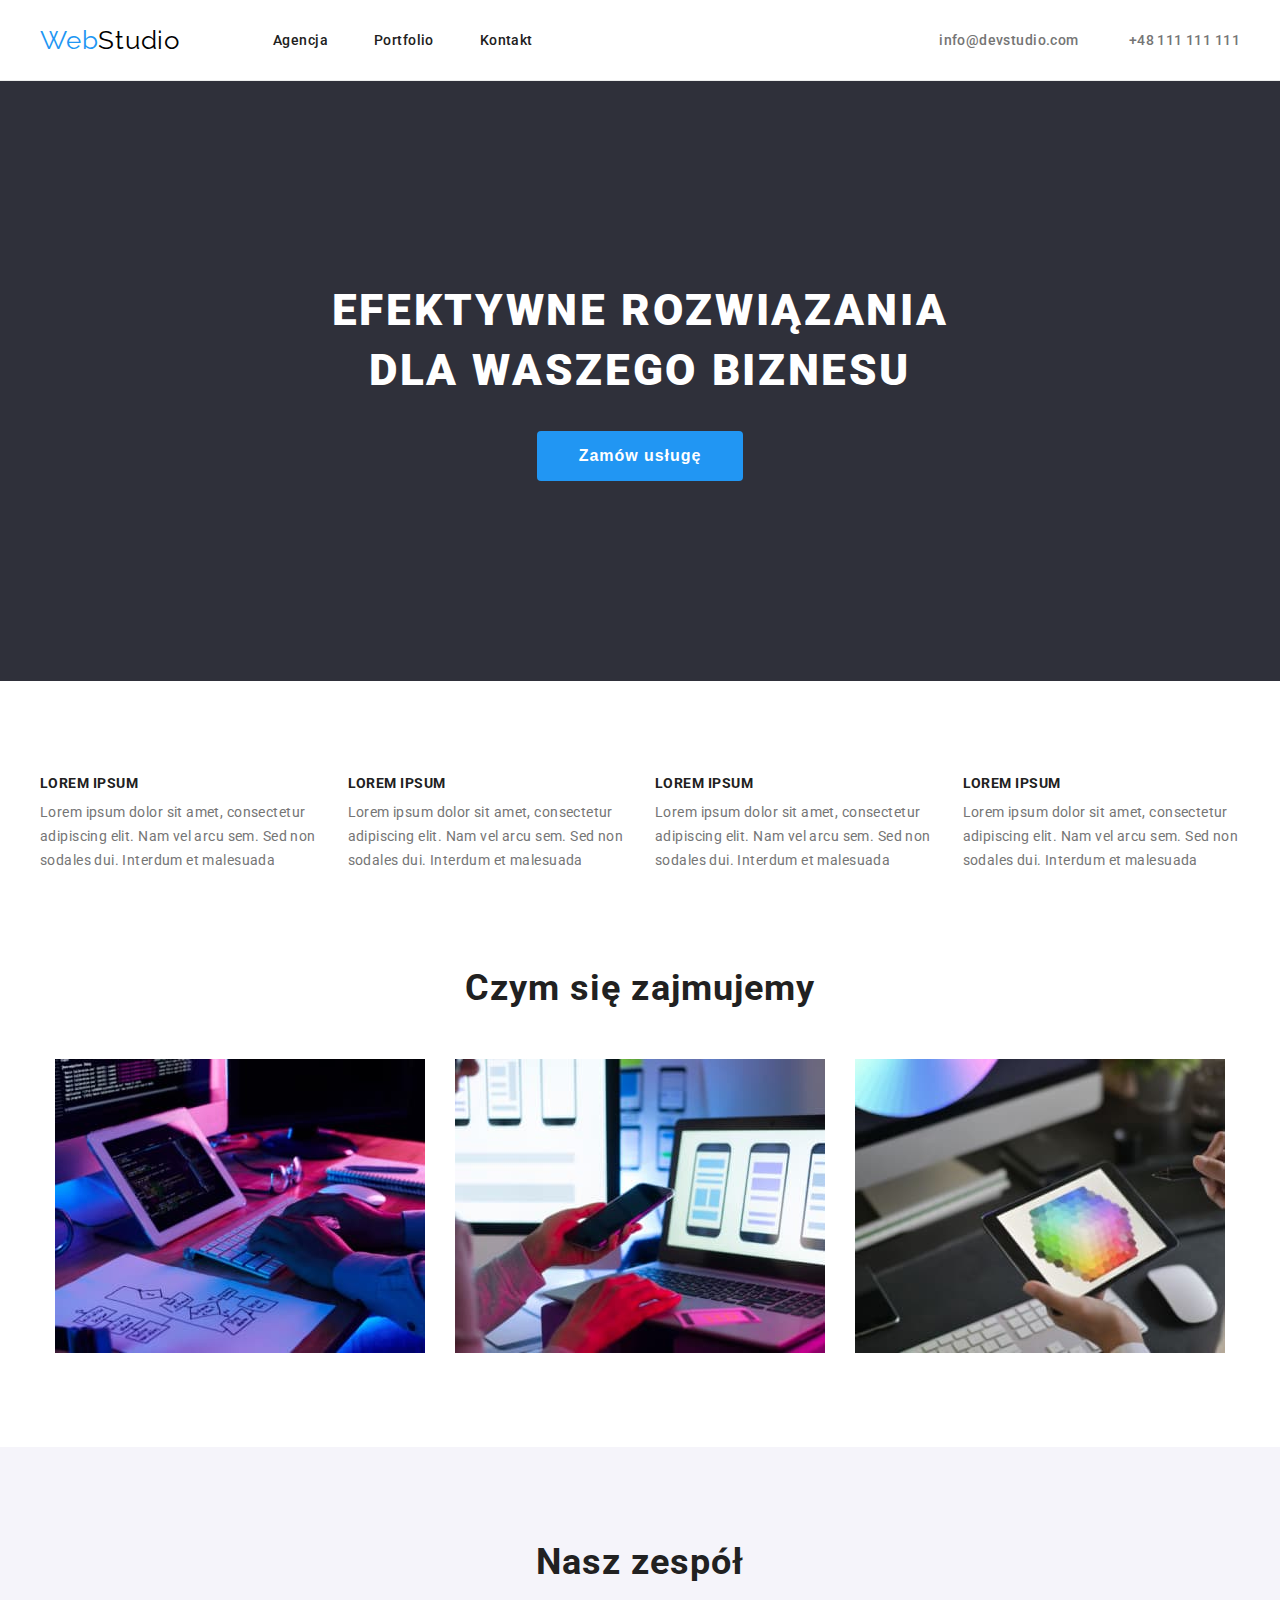
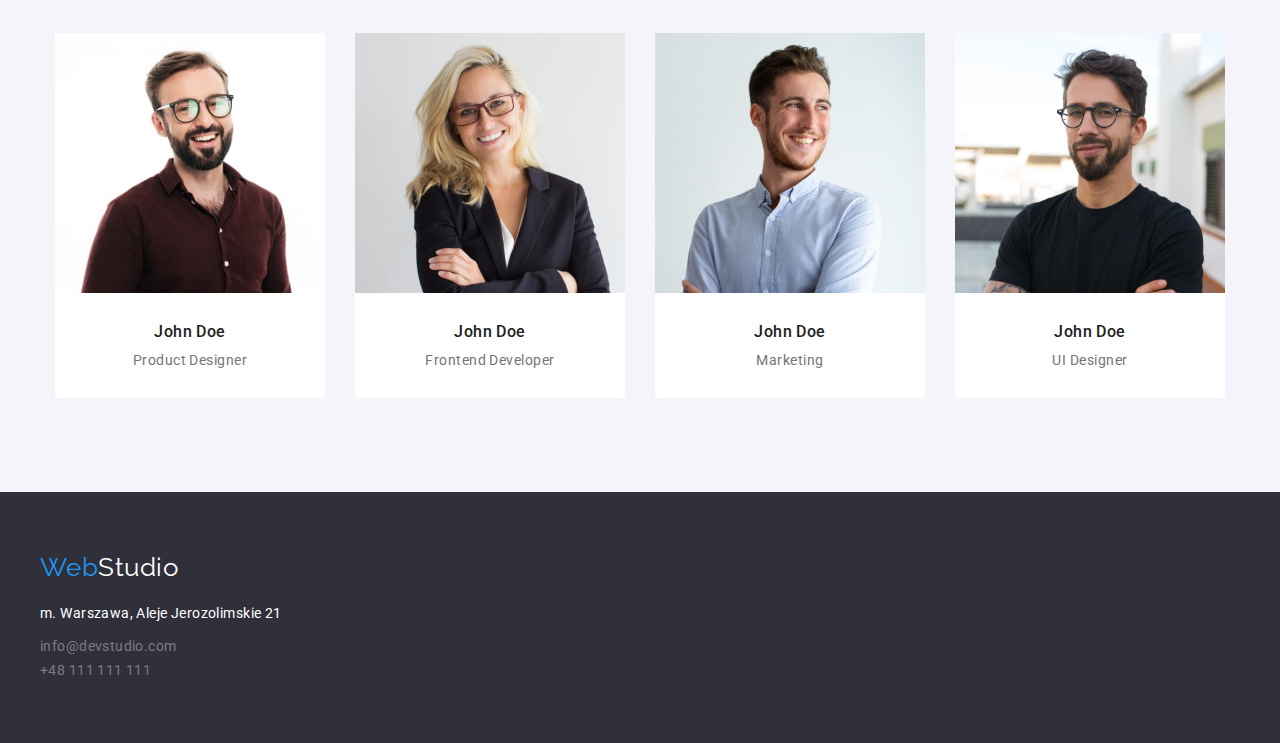
<file: index.html>
<!DOCTYPE html>
<html lang="en">
  <head>
    <meta charset="UTF-8" />
    <meta http-equiv="X-UA-Compatible" content="IE=edge" />
    <meta name="viewport" content="width=device-width, initial-scale=1.0" />
    <title>hw03-main page</title>
    <link
      rel="stylesheet"
      href="https://cdnjs.cloudflare.com/ajax/libs/modern-normalize/1.1.0/modern-normalize.min.css"
      integrity="sha512-wpPYUAdjBVSE4KJnH1VR1HeZfpl1ub8YT/NKx4PuQ5NmX2tKuGu6U/JRp5y+Y8XG2tV+wKQpNHVUX03MfMFn9Q=="
      crossorigin="anonymous"
      referrerpolicy="no-referrer"
    />
    <link rel="stylesheet" href="./css/styles.css" />
    <link rel="preconnect" href="https://fonts.googleapis.com" />
    <link rel="preconnect" href="https://fonts.gstatic.com" crossorigin />
    <link
      href="https://fonts.googleapis.com/css2?family=Raleway:wght@700&family=Roboto:wght@400;500;700;900&display=swap"
      rel="stylesheet"
    />
  </head>
  <body>
    <header class="page-header">
      <div class="headline container">
        <div class="logo">
          <a class="link-logo" href="./index.html">
            <span class="web">Web</span
            ><span class="studio-header">Studio</span></a
          >
        </div>
        <nav class="menu-nav">
          <ul class="header-nav">
            <li class="item">
              <a class="agency" href="agencja">Agencja</a>
            </li>
            <li class="item">
              <a class="portfolio" href="./portfolio.html">Portfolio</a>
            </li>
            <li class="item">
              <a class="contact" href="kontakt">Kontakt</a>
            </li>
          </ul>
        </nav>
        <div class="contacts">
          <ul class="contact-details">
            <li class="item">
              <a class="mail" href="mailto:info@devstudio.com"
                >info@devstudio.com</a
              >
            </li>
            <li class="item">
              <a class="phone" href="tel:+48111111111">+48 111 111 111</a>
            </li>
          </ul>
        </div>
      </div>
    </header>

    <main>
      <section class="main-block">
        <div class="container">
          <h1 class="header-primary">
            EFEKTYWNE ROZWIĄZANIA<br />
            DLA WASZEGO BIZNESU
          </h1>
          <button class="order-button" type="button">Zamów usługę</button>
        </div>
      </section>
      <section class="competences">
        <div class="container">
          <ul class="introduction">
            <li>
              <h5 class="header">LOREM IPSUM</h5>
              <p class="description">
                Lorem ipsum dolor sit amet, consectetur adipiscing elit. Nam vel
                arcu sem. Sed non sodales dui. Interdum et malesuada
              </p>
            </li>
            <li>
              <h5 class="header">LOREM IPSUM</h5>
              <p class="description">
                Lorem ipsum dolor sit amet, consectetur adipiscing elit. Nam vel
                arcu sem. Sed non sodales dui. Interdum et malesuada
              </p>
            </li>
            <li>
              <h5 class="header">LOREM IPSUM</h5>
              <p class="description">
                Lorem ipsum dolor sit amet, consectetur adipiscing elit. Nam vel
                arcu sem. Sed non sodales dui. Interdum et malesuada
              </p>
            </li>
            <li>
              <h5 class="header">LOREM IPSUM</h5>
              <p class="description">
                Lorem ipsum dolor sit amet, consectetur adipiscing elit. Nam vel
                arcu sem. Sed non sodales dui. Interdum et malesuada
              </p>
            </li>
          </ul>
        </div>
      </section>
      <section class="work">
        <div class="container">
          <h2 class="header-secondary">Czym się zajmujemy</h2>
          <div class="work-images">
            <img
              src="images/designer-work1.jpg"
              width="370"
              height="294"
              alt="Programista pracujący przy swoim biurku"
            />
            <img
              src="images/designer-work2.jpg"
              width="370"
              height="294"
              alt="Projektant tworzący aplikację mobilną na smartfona"
            />
            <img
              src="images/designer-work3.jpg"
              width="370"
              height="294"
              alt="Twórca projektujący stronę internetową, trzymający w ręku tablet graficzny z wyborem kolorów"
            />
          </div>
        </div>
      </section>

      <section class="team">
        <div class="container">
          <h2 class="header-secondary">Nasz zespół</h2>
          <ul class="team-review">
            <li class="team-list">
              <img
                class="team-image"
                src="images/team-product-designer1.jpg"
                width="270"
                height="260"
                alt="Uśmiechnięty mężczyzna"
              />
              <div class="team-name">
                <h4 class="desinger-name">John Doe</h4>
                <p class="job-name">Product Designer</p>
              </div>
            </li>
            <li class="team-list">
              <img
                class="team-image"
                src="images/team-product-designer2.jpg"
                width="270"
                height="260"
                alt="Uśmiechnięta kobieta"
              />
              <div class="team-name">
                <h4 class="desinger-name">John Doe</h4>
                <p class="job-name">Frontend Developer</p>
              </div>
            </li>
            <li class="team-list">
              <img
                class="team-image"
                src="images/team-product-designer3.jpg"
                width="270"
                height="260"
                alt="Uśmiechnięty mężczyzna patrzący w bok"
              />
              <div class="team-name">
                <h4 class="desinger-name">John Doe</h4>
                <p class="job-name">Marketing</p>
              </div>
            </li>
            <li class="team-list">
              <img
                class="team-image"
                src="images/team-product-designer4.jpg"
                width="270"
                height="260"
                alt="Mężczyzna z lekkim grymasem uśmiechu"
              />
              <div class="team-name">
                <h4 class="desinger-name">John Doe</h4>
                <p class="job-name">UI Designer</p>
              </div>
            </li>
          </ul>
        </div>
      </section>
    </main>

    <footer>
      <div class="footer-block">
        <div class="container">
          <a class="link-logo" href="index.html">
            <span class="web">Web</span
            ><span class="studio-footer">Studio</span>
          </a>
          <address>
            <p class="address-street">m. Warszawa, Aleje Jerozolimskie 21</p>
            <ul class="address-footer">
              <li>
                <a class="address-mail" href="mailto:info@devstudio.com"
                  >info@devstudio.com</a
                >
              </li>
              <li>
                <a class="address-phone" href="tel:+48111111111"
                  >+48 111 111 111</a
                >
              </li>
            </ul>
          </address>
        </div>
      </div>
    </footer>
  </body>
</html>
</file>
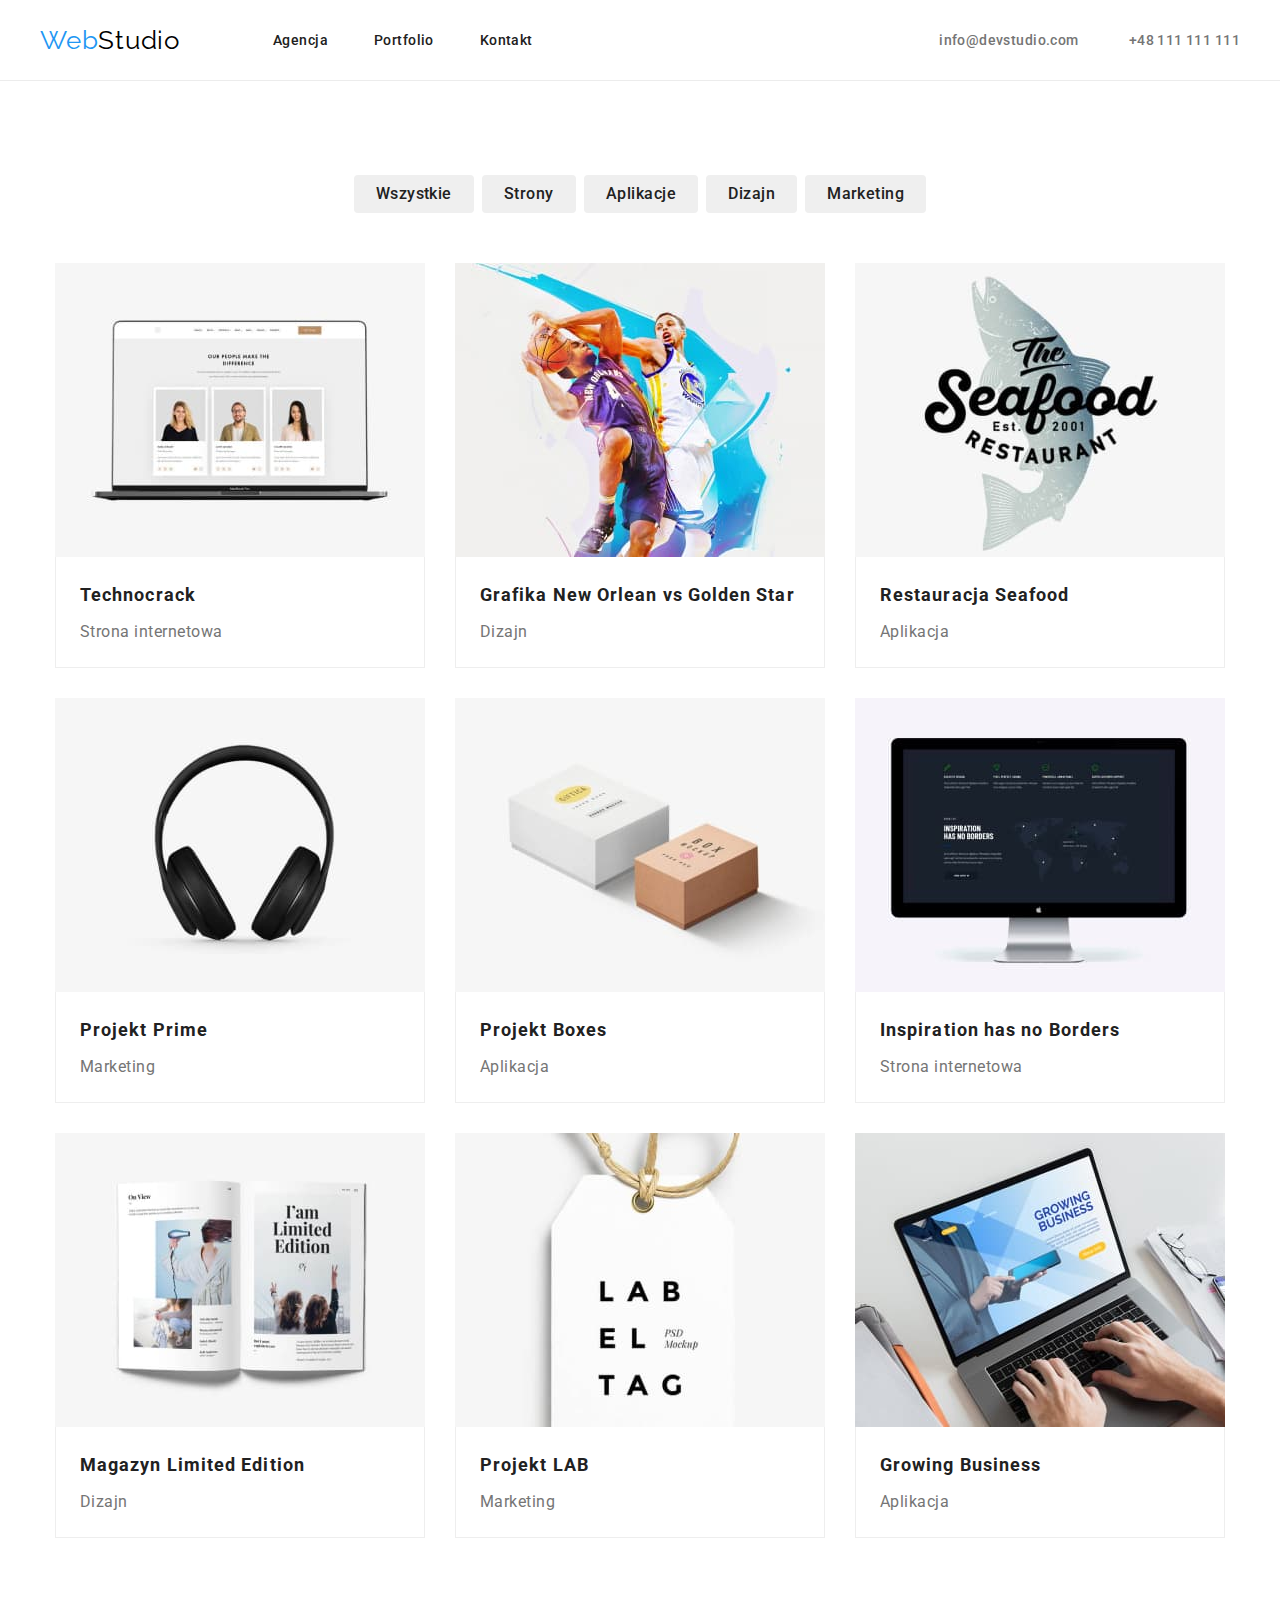
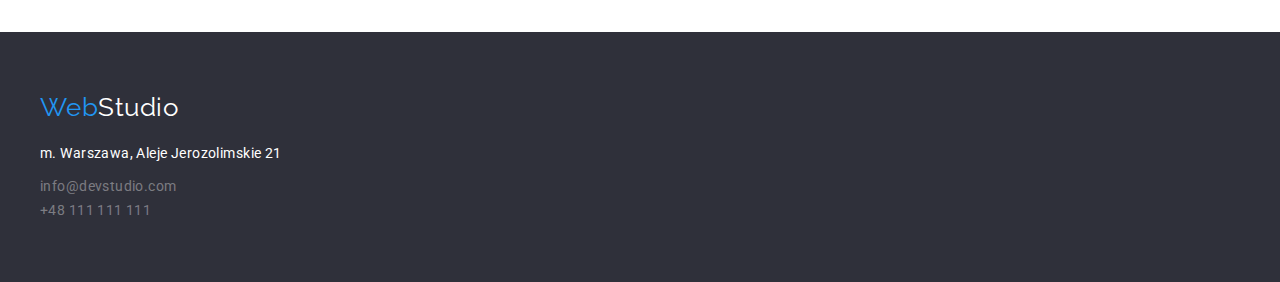
<file: portfolio.html>
<!DOCTYPE html>
<html lang="en">
  <head>
    <meta charset="UTF-8" />
    <meta http-equiv="X-UA-Compatible" content="IE=edge" />
    <meta name="viewport" content="width=device-width, initial-scale=1.0" />
    <title>hw03-portfolio</title>
    <link
      rel="stylesheet"
      href="https://cdnjs.cloudflare.com/ajax/libs/modern-normalize/1.1.0/modern-normalize.min.css"
      integrity="sha512-wpPYUAdjBVSE4KJnH1VR1HeZfpl1ub8YT/NKx4PuQ5NmX2tKuGu6U/JRp5y+Y8XG2tV+wKQpNHVUX03MfMFn9Q=="
      crossorigin="anonymous"
      referrerpolicy="no-referrer"
    />
    <link rel="preconnect" href="https://fonts.googleapis.com" />
    <link rel="preconnect" href="https://fonts.gstatic.com" crossorigin />
    <link
      href="https://fonts.googleapis.com/css2?family=Raleway:wght@700&family=Roboto:wght@400;500;700;900&display=swap"
      rel="stylesheet"
    />
    <link rel="stylesheet" href="./css/styles.css" />
  </head>
  <body>
    <header class="page-header">
      <div class="headline container">
        <div class="logo">
          <a class="link-logo" href="./index.html">
            <span class="web">Web</span
            ><span class="studio-header">Studio</span></a
          >
        </div>
        <nav class="menu-nav">
          <ul class="header-nav">
            <li class="item">
              <a class="agency" href="./index.html">Agencja</a>
            </li>
            <li class="item">
              <a class="portfolio" href="portfolio">Portfolio</a>
            </li>
            <li class="item">
              <a class="contact" href="kontakt">Kontakt</a>
            </li>
          </ul>
        </nav>
        <div class="contacts">
          <ul class="contact-details">
            <li class="item">
              <a class="mail" href="mailto:info@devstudio.com"
                >info@devstudio.com</a
              >
            </li>
            <li class="item">
              <a class="phone" href="tel:+48111111111">+48 111 111 111</a>
            </li>
          </ul>
        </div>
      </div>
    </header>

    <main>
      <section class="main-buttons">
        <div class="container">
          <ul class="buttons-list">
            <li><button class="switch" type="button">Wszystkie</button></li>

            <li><button class="switch" type="button">Strony</button></li>

            <li><button class="switch" type="button">Aplikacje</button></li>

            <li><button class="switch" type="button">Dizajn</button></li>

            <li><button class="switch" type="button">Marketing</button></li>
          </ul>
        </div>
      </section>

      <section class="cards">
        <div class="container">
          <ul class="cards-set">
            <li class="card-range">
              <img
                class="card-image"
                src="images/portfolio-technocrack.jpg"
                width="370"
                height="294"
                alt="otwarty laptop z wyświetlonymi na ekranie ludźmi"
              />
              <div class="card-item">
                <h4 class="project-title">Technocrack</h4>
                <p class="project-name">Strona internetowa</p>
              </div>
            </li>

            <li class="card-range">
              <img
                class="card-image"
                src="images/portfolio-new-orlean-basketball.jpg"
                width="370"
                height="294"
                alt="dwóch koszykarzy podczas wyskoku do piłki"
              />
              <div class="card-item">
                <h4 class="project-title">Grafika New Orlean vs Golden Star</h4>
                <p class="project-name">Dizajn</p>
              </div>
            </li>

            <li class="card-range">
              <img
                class="card-image"
                src="images/portfolio-seafood-restaurant.jpg"
                width="370"
                height="294"
                alt="reklama restauracji na tle ryby"
              />
              <div class="card-item">
                <h4 class="project-title">Restauracja Seafood</h4>
                <p class="project-name">Aplikacja</p>
              </div>
            </li>

            <li class="card-range">
              <img
                class="card-image"
                src="images/portfolio-headphones.jpg"
                width="370"
                height="294"
                alt="czarne słuchawki na białym tle"
              />
              <div class="card-item">
                <h4 class="project-title">Projekt Prime</h4>
                <p class="project-name">Marketing</p>
              </div>
            </li>

            <li class="card-range">
              <img
                class="card-image"
                src="images/portfolio-two-boxes.jpg"
                width="370"
                height="294"
                alt="dwa kartoniki z napisami na białym tle"
              />
              <div class="card-item">
                <h4 class="project-title">Projekt Boxes</h4>
                <p class="project-name">Aplikacja</p>
              </div>
            </li>

            <li class="card-range">
              <img
                class="card-image"
                src="images/portfolio-monitor-inspiration.jpg"
                width="370"
                height="294"
                alt="monitor z wyświetloną stroną internetową"
              />
              <div class="card-item">
                <h4 class="project-title">Inspiration has no Borders</h4>
                <p class="project-name">Strona internetowa</p>
              </div>
            </li>

            <li class="card-range">
              <img
                class="card-image"
                src="images/portfolio-magazine-limited-edition.jpg"
                width="370"
                height="294"
                alt="otwarte czasopismo z treścią i obrazkami"
              />
              <div class="card-item">
                <h4 class="project-title">Magazyn Limited Edition</h4>
                <p class="project-name">Dizajn</p>
              </div>
            </li>

            <li class="card-range">
              <img
                class="card-image"
                src="images/portfolio-lab-el-tag.jpg"
                width="370"
                height="294"
                alt="biała zawieszka z czarnymi napisami"
              />
              <div class="card-item">
                <h4 class="project-title">Projekt LAB</h4>
                <p class="project-name">Marketing</p>
              </div>
            </li>

            <li class="card-range">
              <img
                class="card-image"
                src="images/portfolio-growing-business.jpg"
                width="370"
                height="294"
                alt="dłonie ułożone na klawiaturze laptopa z wyświetloną stroną internetową"
              />
              <div class="card-item">
                <h4 class="project-title">Growing Business</h4>
                <p class="project-name">Aplikacja</p>
              </div>
            </li>
          </ul>
        </div>
      </section>
    </main>

    <footer>
      <div class="footer-block">
        <div class="container">
          <a class="link-logo" href="index.html">
            <span class="web">Web</span
            ><span class="studio-footer">Studio</span>
          </a>
          <address>
            <p class="address-street">m. Warszawa, Aleje Jerozolimskie 21</p>
            <ul class="address-footer">
              <li>
                <a class="address-mail" href="mailto:info@devstudio.com"
                  >info@devstudio.com</a
                >
              </li>
              <li>
                <a class="address-phone" href="tel:+48111111111"
                  >+48 111 111 111</a
                >
              </li>
            </ul>
          </address>
        </div>
      </div>
    </footer>
  </body>
</html>
</file>
<file: css/styles.css>
:root {
  --primary-color: #757575;
  --secondary-color: #212121;
  --blue-font-color: #2196f3;
  --white-joint-color: #ffffff;
  --footer-color: #ffffff60;
  --black-font-color: #000;
  --buttons-portfolio-color: #ffffff25;
  --background-block-color: #2f303a;
  --background-team-color: #f5f4fa;
  --border-header-color: #ececec;
  --border-card-color: #eeeeee;
}

body {
  font-family: "Roboto", sans-serif;
  margin: 0 auto;
}
body,
.mail,
.phone {
  color: var(--primary-color);
}
.agency,
.portfolio,
.contact {
  color: var(--secondary-color);
}
.agency:hover,
.agency:focus,
.portfolio:hover,
.portfolio:focus,
.contact:hover,
.contact:focus,
.mail:hover,
.mail:focus,
.phone:hover,
.phone:focus,
.address-mail:hover,
.address-mail:focus,
.address-phone:hover,
.address-phone:focus {
  color: var(--blue-font-color);
}
.mail,
.phone,
.agency,
.portfolio,
.contact,
.address-mail,
.address-phone,
.link-logo {
  text-decoration: none;
  letter-spacing: 0.03em;
}
.address-mail,
.address-phone {
  color: var(--footer-color);
}
.address-mail {
  margin-bottom: 9px;
}
.header-primary {
  font-weight: 900;
  font-size: 44px;
  line-height: 1.36;
  text-align: center;
  margin-bottom: 30px;
  letter-spacing: 0.06em;
  color: var(--white-joint-color);
}
.header-secondary {
  font-weight: 700;
  font-size: 36px;
  line-height: 1.17;
  text-align: center;
  margin-bottom: 50px;
  letter-spacing: 0.03em;
  color: var(--secondary-color);
}
.header {
  font-weight: 700;
  font-size: 14px;
  line-height: 1.17;
  list-style: none;
  color: var(--secondary-color);
}
.web {
  font-family: "Raleway", sans-serif;
  font-size: 26px;
  letter-spacing: 0.03em;
  color: var(--blue-font-color);
}
.studio-header {
  font-family: "Raleway", sans-serif;
  font-size: 26px;
  letter-spacing: 0.03em;
  color: var(--black-font-color);
}
.studio-footer {
  font-family: "Raleway", sans-serif;
  font-size: 26px;
  color: var(--white-joint-color);
}
.header-nav {
  display: flex;
  align-items: center;
  font-weight: 500;
  font-size: 14px;
  letter-spacing: 0.02em;
  line-height: 1.17;
  list-style: none;
}
.contact-details {
  font-weight: 500;
  font-size: 14px;
  letter-spacing: 0.02em;
  line-height: 1.17;
  list-style: none;
}
.description {
  font-size: 14px;
  line-height: 1.71;
  letter-spacing: 0.03em;
}
.job-name {
  font-size: 14px;
  line-height: 1.17;
}
.project-name {
  font-size: 16px;
  line-height: 1.87;
  letter-spacing: 0.03em;
}
.project-title {
  font-weight: 700;
  font-size: 18px;
  line-height: 2;
  letter-spacing: 0.06em;
  margin-bottom: 4px;
  color: var(--secondary-color);
}
.desinger-name {
  font-weight: 500;
  font-size: 16px;
  line-height: 1.17;
  color: var(--secondary-color);
}
.main-block {
  display: flex;
  text-align: center;
  padding: 200px 0;
  background-color: var(--background-block-color);
}
.footer-block {
  padding-top: 60px;
  padding-bottom: 60px;
  background-color: var(--background-block-color);
}
.address-footer {
  font-style: normal;
  font-size: 14px;
  line-height: 1.71;
  letter-spacing: 0.03em;
  text-align: left;
  list-style: none;
}
.address-street {
  font-style: normal;
  font-size: 14px;
  line-height: 1.71;
  text-align: left;
  margin-top: 20px;
  margin-bottom: 9px;
  letter-spacing: 0.03em;
  color: var(--white-joint-color);
}
.order-button {
  background-color: var(--blue-font-color);
  color: var(--white-joint-color);
  cursor: pointer;
  font-weight: 700;
  font-size: 16px;
  line-height: 1.87;
  letter-spacing: 0.06em;
  border: 0;
  border-radius: 4px;
  padding: 10px 41.5px;
}
.switch {
  letter-spacing: 0.03em;
  border: 0;
  border-radius: 4px;
  padding: 6px 22px;
  color: var(--buttons-portfolio-color);
  cursor: pointer;
}
.switch:hover {
  background-color: var(--blue-font-color);
  color: var(--white-joint-color);
}
.switch {
  font-family: "Roboto", sans-serif;
  color: var(--secondary-color);
  font-weight: 500;
  font-size: 16px;
  line-height: 1.62;
  text-align: center;
  border: 0;
}
.buttons-list {
  list-style: none;
  display: flex;
  gap: 8px;
}
ul {
  list-style: none;
  margin: 0;
  padding: 0;
}
.introduction {
  display: flex;
  padding: 0;
  margin: 0;
  list-style: none;
  letter-spacing: 0.03em;
  gap: 30px;
}
.container {
  max-width: 1200px;
  margin: 0 auto;
  align-items: center;
}

.main__container {
  max-width: 1200px;
  align-items: center;
  margin: 0 auto;
}

p,
h1,
h2,
h3,
h4,
h5 {
  margin: 0;
  padding: 0;
}

.contact-details {
  display: flex;
  margin: 0;
  padding: 0;
}
.menu-nav .item:not(:last-child) {
  margin-right: 46px;
}

.contacts .item:not(:last-child) {
  margin-right: 50px;
}

.page-header {
  height: 80px;
  border-bottom: 1px solid;
  border-color: var(--border-header-color);
}

.menu-nav {
  display: flex;
  flex: 1;
  align-items: center;
  margin-left: 93px;
  }

.contacts {
  display: flex;
}

section {
  padding: 94px 0;
}

.work-images {
  display: flex;
  justify-content: center;
  gap: 30px;
}

.team-review {
  display: flex;
  justify-content: center;
  letter-spacing: 0.03em;
  gap: 30px;
}

.team-list {
  text-align: center;
  border-radius: 0 0 4px 4px;
  background-color: var(--white-joint-color);
}

.headline {
  display: flex;
  justify-content: space-between;
  align-items: center;
  height: 100%;
}
.team {
  background-color: var(--background-team-color);
}
.team-name {
  padding: 30px 0;
}

.desinger-name {
  margin-bottom: 10px;
}

.competences {
  padding-bottom: 0;
}

.header {
  margin-bottom: 10px;
}

.team-image {
  display: block;
}

.main-buttons {
  display: flex;
  padding-bottom: 0;
}

.cards-set {
  display: flex;
  flex-wrap: wrap;
  justify-content: center;
  gap: 30px;
}

.card-range {
  background-color: var(--white-joint-color);
}

.card-image {
  display: block;
}

.cards {
  padding-top: 50px;
}

.card-item {
  border-left: 1px solid;
  border-bottom: 1px solid;
  border-right: 1px solid;
  padding: 20px 24px 20px 24px;
  border-color: var(--border-card-color);
}
</file>
